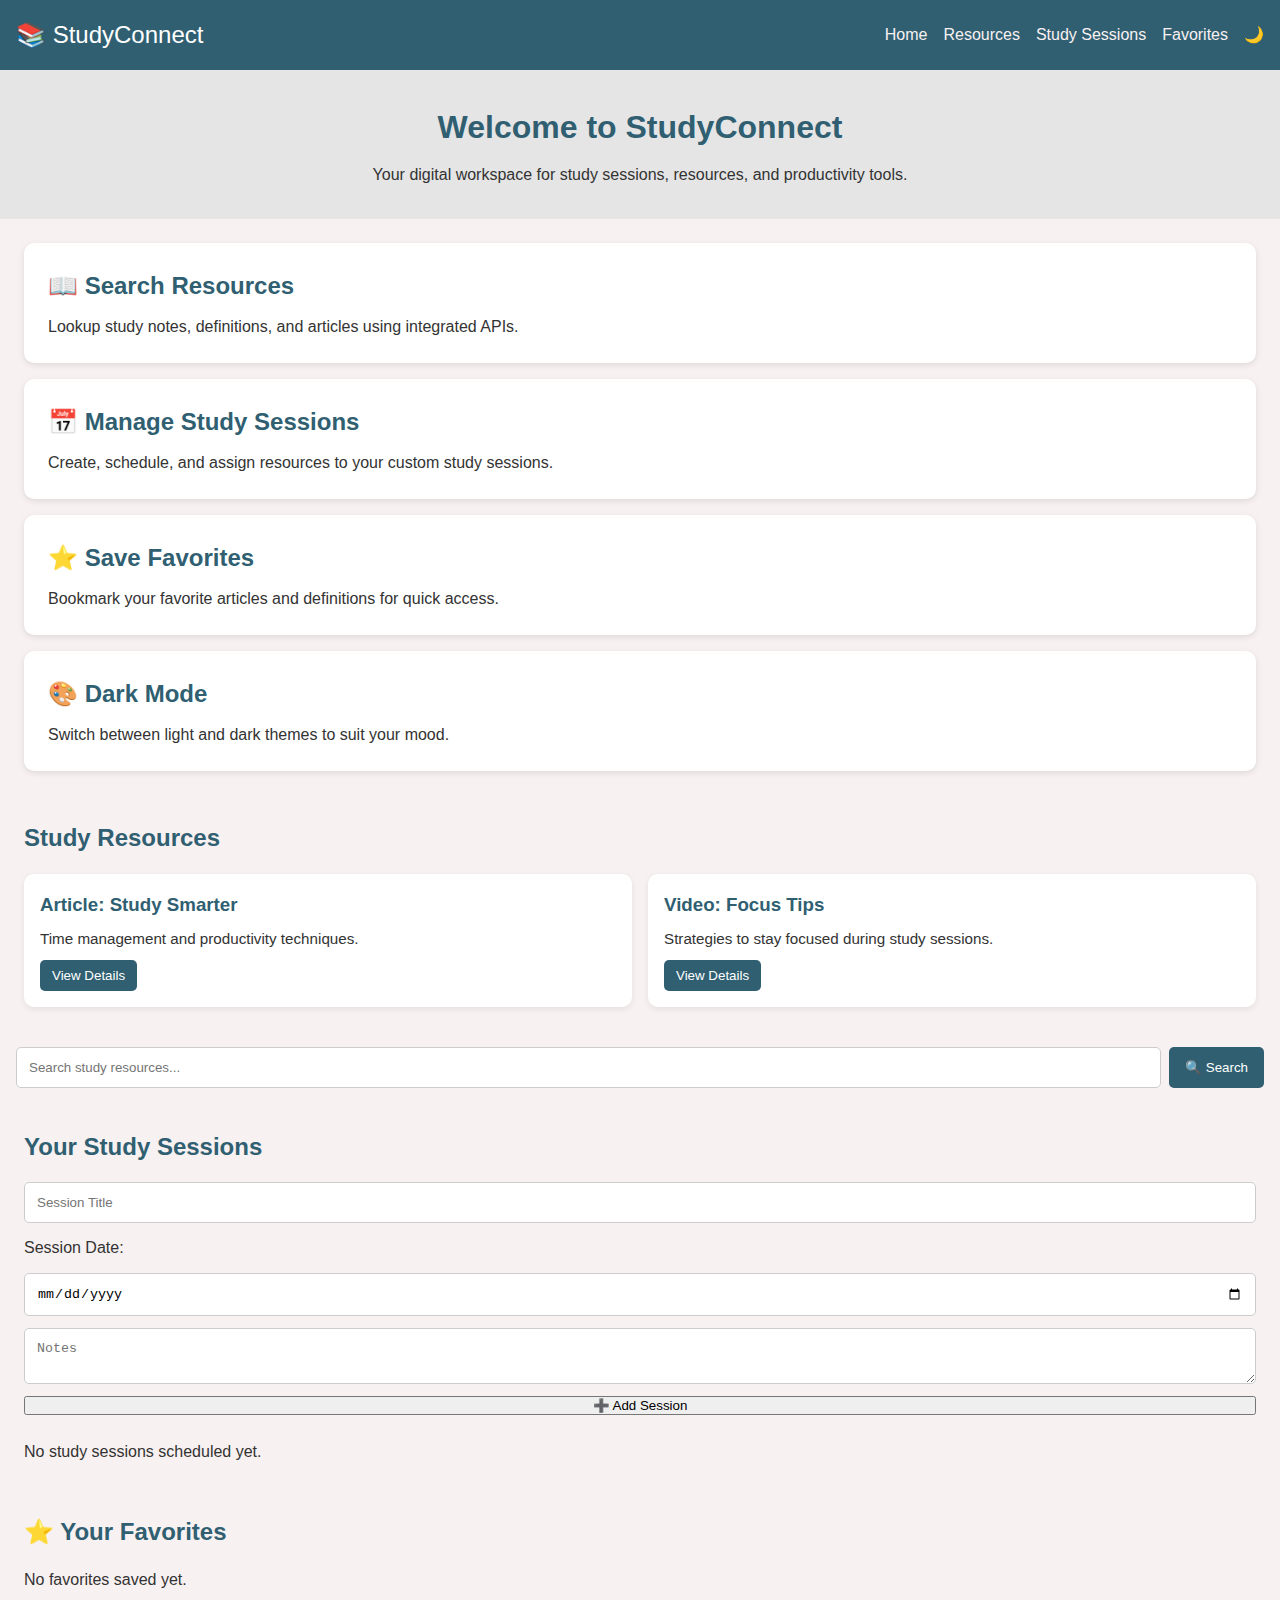
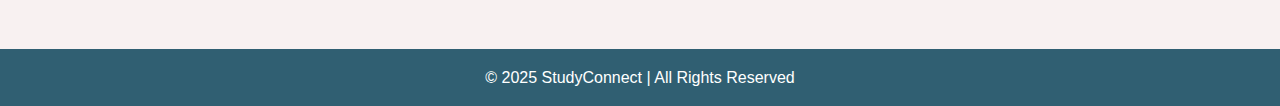
<file: index.html>
<!DOCTYPE html>
<html lang="en">
<head>
  <meta charset="UTF-8" />
  <meta name="viewport" content="width=device-width, initial-scale=1.0" />
  <title>StudyConnect | Home</title>
  <link rel="stylesheet" href="styles/styles.css" />
  <link rel="icon" type="image/png" href="images/logo.png" />
  <script type="module" src="script/app.js"></script>
</head>
<body>
  <header>
    <div class="logo">📚 StudyConnect</div>
    <nav>
      <button id="menu-toggle">☰</button>
      <ul id="main-nav">
        <li><a href="index.html">Home</a></li>
        <li><a href="resource.html">Resources</a></li>
        <li><a href="#">Study Sessions</a></li>
        <li><a href="#">Favorites</a></li>
        <li><a href="#" id="theme-toggle">🌙</a></li>
      </ul>
    </nav>
  </header>

  <main>
    <section class="hero">
      <h1>Welcome to StudyConnect</h1>
      <p>Your digital workspace for study sessions, resources, and productivity tools.</p>
    </section>

    <section class="features-grid">
      <div class="card">
        <h2>📖 Search Resources</h2>
        <p>Lookup study notes, definitions, and articles using integrated APIs.</p>
      </div>
      <div class="card">
        <h2>📅 Manage Study Sessions</h2>
        <p>Create, schedule, and assign resources to your custom study sessions.</p>
      </div>
      <div class="card">
        <h2>⭐ Save Favorites</h2>
        <p>Bookmark your favorite articles and definitions for quick access.</p>
      </div>
      <div class="card">
        <h2>🎨 Dark Mode</h2>
        <p>Switch between light and dark themes to suit your mood.</p>
      </div>
    </section>

    <section class="resources">
      <h2>Study Resources</h2>
      <div id="resourceGrid" class="resource-grid"></div>
    </section>

    <section class="search-bar">
      <input type="text" id="searchInput" placeholder="Search study resources..." />
      <button id="searchBtn">🔍 Search</button>
    </section>

    <section class="sessions">
      <h2>Your Study Sessions</h2>
      <form id="sessionForm">
        <input type="text" id="sessionTitle" placeholder="Session Title" required />
        <label for="sessionDate">Session Date:</label>
        <input type="date" id="sessionDate" title="Select the date for the session" required />
        <textarea id="sessionNotes" placeholder="Notes"></textarea>
        <button type="submit">➕ Add Session</button>
      </form>
      <div id="sessionsContainer">
        <!-- Add content here if needed -->
        <p>No sessions added yet. Start by creating one!</p>
      </div>
    </section>

    <section class="favorites">
      <h2>⭐ Your Favorites</h2>
      <div id="favoritesContainer" class="favorites-grid"></div>
    </section>
  </main>

  <!-- Modal Dialog -->
  <div id="resourceModal" class="modal">
    <div class="modal-content-wrapper">
      <span class="close-btn">×</span>
      <div id="modalContent"></div>
    </div>
  </div>

  <footer>
    <p>© 2025 StudyConnect | All Rights Reserved</p>
  </footer>
</body>
</html>
</file>
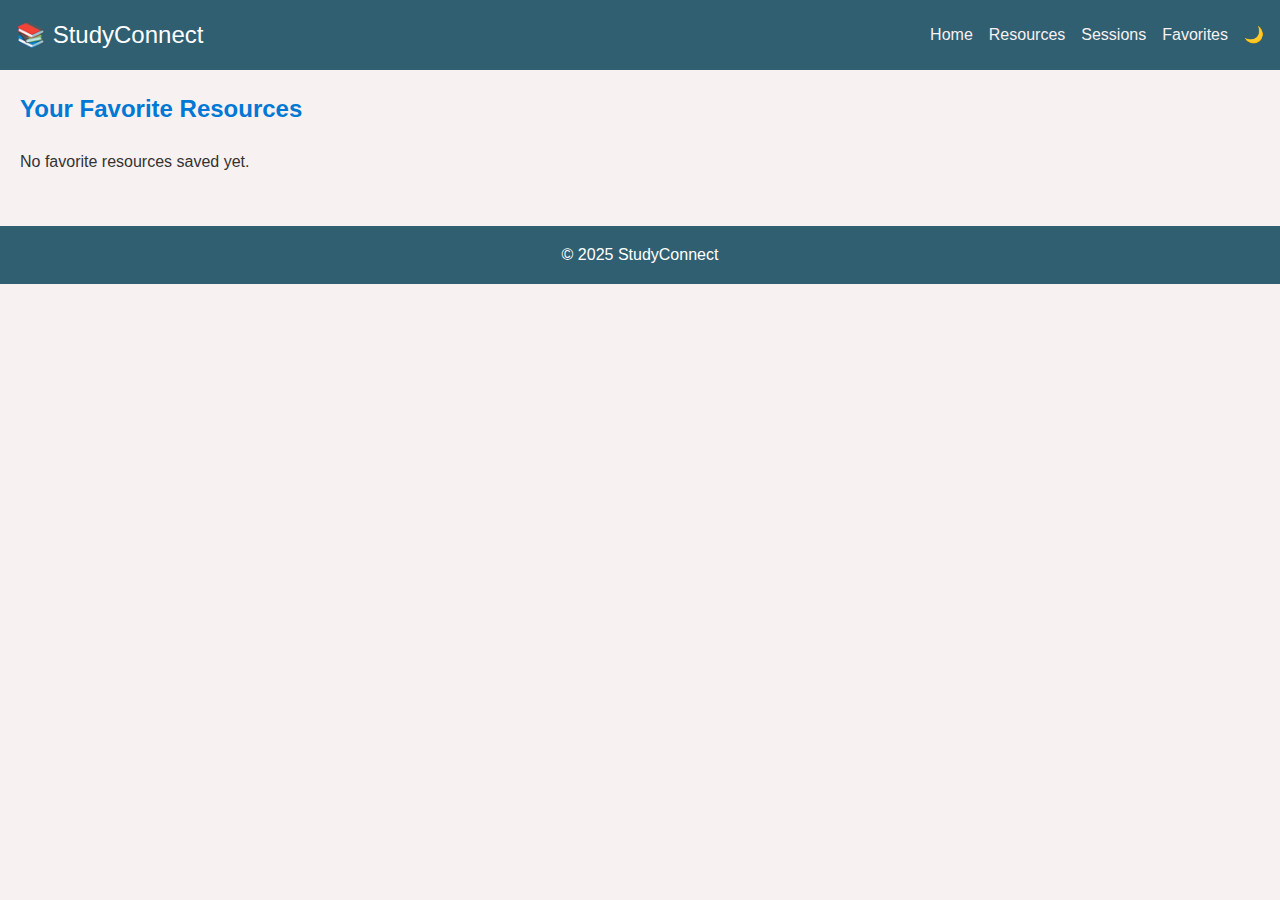
<file: favorites.html>
<!DOCTYPE html>
<html lang="en">
<head>
  <meta charset="UTF-8" />
  <meta name="viewport" content="width=device-width, initial-scale=1.0"/>
  <title>StudyConnect | Favorites</title>
  <link rel="stylesheet" href="styles/styles.css" />
  <link rel="stylesheet" href="styles/favorites.css" />
  <script type="module" src="script/favorites.js" defer></script>
</head>
<body>

<header>
  <div class="logo">📚 StudyConnect</div>
  <nav>
    <button id="menu-toggle">☰</button>
    <ul id="main-nav">
      <li><a href="index.html">Home</a></li>
      <li><a href="resource.html">Resources</a></li>
      <li><a href="sessions.html">Sessions</a></li>
      <li><a href="favorites.html" class="active">Favorites</a></li>
      <li><a href="#" id="theme-toggle">🌙</a></li>
    </ul>
  </nav>
</header>

<main>
  <section class="favorites-section">
    <h2>Your Favorite Resources</h2>
    <div id="favoritesGrid"></div>
  </section>
</main>

<footer>
  <p>© 2025 StudyConnect</p>
</footer>

</body>
</html>
</file>
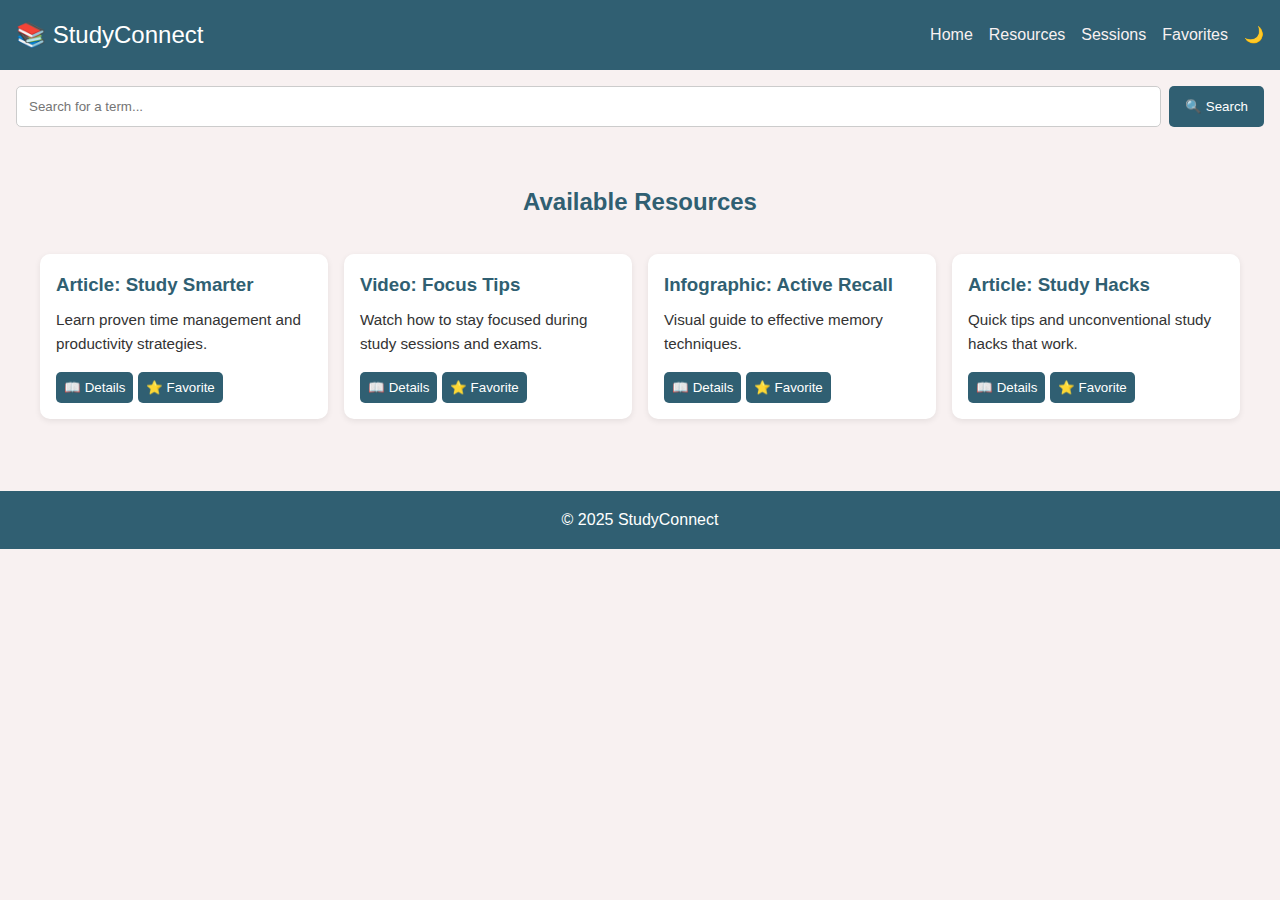
<file: resource.html>
<!DOCTYPE html>
<html lang="en">
<head>
  <meta charset="UTF-8" />
  <meta name="viewport" content="width=device-width, initial-scale=1.0"/>
  <title>StudyConnect | Resources</title>
  <link rel="stylesheet" href="styles/styles.css" />
  <link rel="stylesheet" href="styles/resource.css" />
  <script type="module" src="script/resource.js" defer></script>
</head>
<body>

<header>
  <div class="logo">📚 StudyConnect</div>
  <nav>
    <button id="menu-toggle">☰</button>
    <ul id="main-nav">
      <li><a href="index.html">Home</a></li>
      <li><a href="resource.html" class="active">Resources</a></li>
      <li><a href="sessions.html">Sessions</a></li>
      <li><a href="favorites.html">Favorites</a></li>
      <li><a href="#" id="theme-toggle">🌙</a></li>
    </ul>
  </nav>
</header>

<main>
  <section class="search-bar">
    <input type="text" id="searchInput" placeholder="Search for a term...">
    <button id="searchBtn">🔍 Search</button>
  </section>

  <section class="resources">
    <h2>Available Resources</h2>
    <div class="resource-grid" id="resourceGrid"></div>
  </section>
</main>

<div id="resourceModal" class="modal">
  <div class="modal-content-wrapper">
    <span class="close-btn">×</span>
    <div id="modalContent"></div>
  </div>
</div>

<footer>
  <p>© 2025 StudyConnect</p>
</footer>

</body>
</html>
</file>
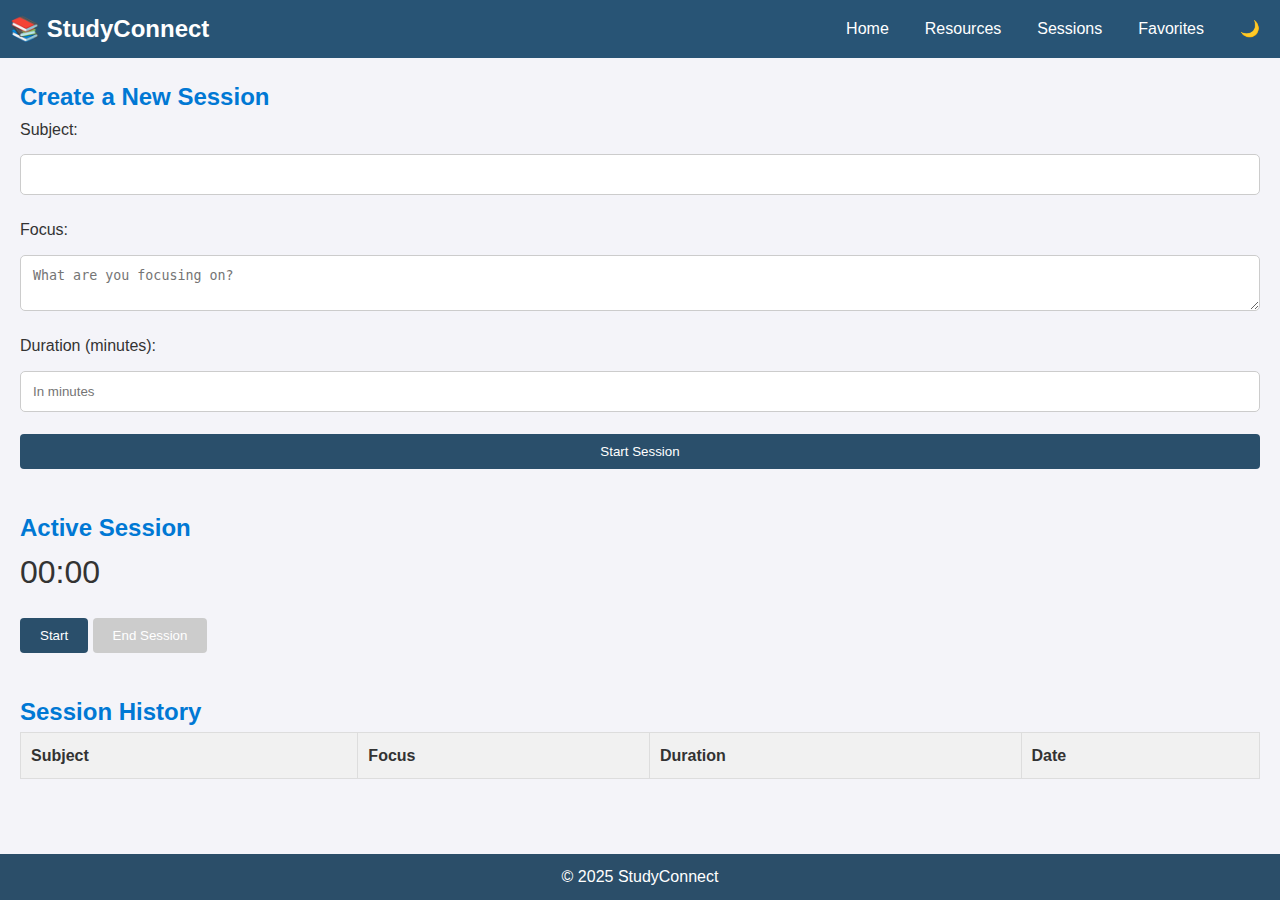
<file: sessions.html>
<!DOCTYPE html>
<html lang="en">
<head>
  <meta charset="UTF-8" />
  <meta name="viewport" content="width=device-width, initial-scale=1.0"/>
  <title>StudyConnect | Sessions</title>
  <link rel="stylesheet" href="styles/styles.css" />
  <link rel="stylesheet" href="styles/sessions.css" />
  <script type="module" src="script/sessions.js" defer></script>
</head>
<body>

<header>
  <div class="logo">📚 StudyConnect</div>
  <nav>
    <button id="menu-toggle">☰</button>
    <ul id="main-nav">
      <li><a href="index.html">Home</a></li>
      <li><a href="resource.html">Resources</a></li>
      <li><a href="sessions.html" class="active">Sessions</a></li>
      <li><a href="favorites.html">Favorites</a></li>
      <li><a href="#" id="theme-toggle">🌙</a></li>
    </ul>
  </nav>
</header>

<main>
  <!-- Session Creation Form -->
  <section class="new-session">
    <h2>Create a New Session</h2>
    <form id="sessionForm">
      <label for="subject">Subject:</label>
      <input type="text" id="subject" name="subject" required>

      <label for="focus">Focus:</label>
      <textarea id="focus" name="focus" placeholder="What are you focusing on?" required></textarea>

      <label for="duration">Duration (minutes):</label>
      <input type="number" id="duration" name="duration" min="1" placeholder="In minutes" required>

      <button type="submit">Start Session</button>
    </form>
  </section>

  <!-- Active Session Timer -->
  <section class="active-session">
    <h2>Active Session</h2>
    <div id="timerDisplay">00:00</div>
    <button id="startTimerBtn">Start</button>
    <button id="endTimerBtn" disabled>End Session</button>
  </section>

  <!-- Session History -->
  <section class="session-history">
    <h2>Session History</h2>
    <table id="sessionHistoryTable">
      <thead>
        <tr>
          <th>Subject</th>
          <th>Focus</th>
          <th>Duration</th>
          <th>Date</th>
        </tr>
      </thead>
      <tbody>
        <!-- Dynamic Session Rows will be inserted here -->
      </tbody>
    </table>
  </section>
</main>

<footer>
  <p>© 2025 StudyConnect</p>
</footer>

</body>
</html>
</file>
<file: styles/favorites.css>
.favorites-section {
    padding: 20px;
  }
  
  .favorites-section h2 {
    color: #0078d4;
    margin-bottom: 20px;
  }
  
  #favoritesGrid {
    display: grid;
    grid-template-columns: repeat(auto-fit, minmax(220px, 1fr));
    gap: 20px;
  }
  
  .favorite-card {
    background-color: #fff;
    padding: 15px;
    border-radius: 8px;
    border: 1px solid #ccc;
    text-align: left;
    box-shadow: 0 2px 4px rgba(0,0,0,0.1);
  }
  
  .favorite-card h3 {
    margin-top: 0;
    font-size: 1.1em;
  }
  
  .favorite-card p {
    margin: 10px 0;
  }
  
  .remove-btn {
    background-color: #d9534f;
    color: white;
    border: none;
    padding: 8px 14px;
    border-radius: 4px;
    cursor: pointer;
  }
  
  .remove-btn:hover {
    background-color: #c9302c;
  }
  
  /* Dark Mode */
  body.dark-mode .favorite-card {
    background-color: #2c2c2c;
    color: white;
    border-color: #444;
  }
  
  body.dark-mode .remove-btn {
    background-color: #a94442;
  }
</file>
<file: styles/resource.css>
.resources h2 {
    color: #305f72;
    margin: 1rem;
    text-align: center;
  }
  
  .resource-grid {
    display: grid;
    grid-template-columns: repeat(auto-fit, minmax(260px, 1fr));
    gap: 1rem;
    padding: 1rem;
  }
  
  .resource-card {
    background-color: #fff;
    padding: 1rem;
    border-radius: 10px;
    box-shadow: 0 2px 6px rgba(0, 0, 0, 0.08);
  }
  
  .resource-card h3 {
    color: #305f72;
    margin-bottom: 0.5rem;
  }
  
  .resource-card button {
    background-color: #305f72;
    color: #fff;
    border: none;
    padding: 0.5rem;
    border-radius: 5px;
    margin-top: 0.5rem;
    cursor: pointer;
  }
  
  body.dark-mode .resource-card {
    background-color: #1e293b;
    color: #f1f5f9;
  }
</file>
<file: styles/sessions.css>
/* General page styling */
body {
    font-family: Arial, sans-serif;
    margin: 0;
    padding: 0;
    background-color: #f4f4f9;
    color: #333;
  }
  
  /* Header */
  header {
    background-color: #285475;
    padding: 10px;
    color: white;
    display: flex;
    justify-content: space-between;
    align-items: center;
  }
  
  header .logo {
    font-size: 1.5em;
    font-weight: bold;
  }
  
  header nav ul {
    list-style-type: none;
    padding: 0;
  }
  
  header nav ul li {
    display: inline-block;
    margin: 0 10px;
  }
  
  header nav ul li a {
    color: white;
    text-decoration: none;
  }
  
  /* Main section */
  main {
    padding: 20px;
  }
  
  .new-session, .active-session, .session-history {
    margin-bottom: 40px;
  }
  
  h2 {
    color: #0078d4;
  }
  
  input[type="text"], input[type="number"], textarea {
    width: 100%;
    padding: 10px;
    margin-bottom: 10px;
    border-radius: 4px;
    border: 1px solid #ccc;
  }
  
  button {
    background-color: #2a4f6b;
    color: white;
    padding: 10px 20px;
    border: none;
    border-radius: 4px;
    cursor: pointer;
  }
  
  button:disabled {
    background-color: #ccc;
  }
  
  #timerDisplay {
    font-size: 2em;
    margin-bottom: 20px;
  }
  
  /* Table Styling */
  table {
    width: 100%;
    border-collapse: collapse;
  }
  
  table, th, td {
    border: 1px solid #ddd;
  }
  
  th, td {
    padding: 10px;
    text-align: left;
  }
  
  th {
    background-color: #f1f1f1;
  }
  
  /* Footer */
  footer {
    text-align: center;
    padding: 10px;
    background-color: #2b4e69;
    color: white;
    position: fixed;
    bottom: 0;
    width: 100%;
  }
  
  /* Dark Mode */
  body.dark-mode {
    background-color: #333;
    color: white;
  }
  
  body.dark-mode header {
    background-color: #1a1a1a;
  }
  
  body.dark-mode button {
    background-color: #555;
  }
  
  body.dark-mode table {
    background-color: #222;
  }
  
  body.dark-mode th, body.dark-mode td {
    color: white;
    border-color: #444;
  }
</file>
<file: styles/styles.css>
/* CSS Reset */
* {
    margin: 0;
    padding: 0;
    box-sizing: border-box;
  }
  
  body {
    font-family: 'Open Sans', sans-serif;
    background-color: #f8f1f1;
    color: #333;
    line-height: 1.6;
    transition: background-color 0.3s, color 0.3s;
  }
  
  header {
    background-color: #305f72;
    color: #fff;
    display: flex;
    justify-content: space-between;
    align-items: center;
    padding: 1rem;
  }
  
  .logo {
    font-family: 'Montserrat', sans-serif;
    font-size: 1.5rem;
  }
  
  nav ul {
    list-style: none;
    display: flex;
    gap: 1rem;
  }
  
  nav a {
    color: #f8f1f1;
    text-decoration: none;
    font-weight: 500;
  }
  
  #menu-toggle {
    display: none;
    background: none;
    border: none;
    color: #fff;
    font-size: 1.5rem;
  }
  
  .hero {
    text-align: center;
    padding: 2rem 1rem;
    background-color: #e5e5e5;
  }
  
  .hero h1 {
    font-family: 'Montserrat', sans-serif;
    color: #305f72;
    margin-bottom: 0.5rem;
  }
  
  .features-grid {
    display: grid;
    grid-template-columns: 1fr;
    gap: 1rem;
    padding: 1.5rem;
  }
  
  .card {
    background-color: #ffffff;
    padding: 1.5rem;
    border-radius: 10px;
    box-shadow: 0 2px 6px rgba(0, 0, 0, 0.1);
    transition: transform 0.3s ease, background-color 0.3s ease;
  }
  
  .card h2 {
    color: #305f72;
    margin-bottom: 0.5rem;
  }
  
  .card:hover {
    transform: translateY(-5px);
    background-color: #fdfdfd;
  }
  
  footer {
    background-color: #305f72;
    color: #fff;
    text-align: center;
    padding: 1rem;
    margin-top: 2rem;
  }
  
  /* Dark Mode */
  body.dark-mode {
    background-color: #1e293b;
    color: #f1f5f9;
  }
  
  body.dark-mode header,
  body.dark-mode footer {
    background-color: #111827;
  }
  
  body.dark-mode nav a {
    color: #f1f5f9;
  }
  
  body.dark-mode .hero {
    background-color: #334155;
    color: #f1f5f9;
  }
  
  body.dark-mode .card {
    background-color: #1e293b;
    color: #f1f5f9;
  }
  
  body.dark-mode .card:hover {
    background-color: #273549;
  }
  
  /* Responsive Navigation */
  @media (max-width: 768px) {
    nav ul {
      display: none;
      flex-direction: column;
      gap: 0;
      background-color: #305f72;
      position: absolute;
      top: 60px;
      right: 0;
      width: 200px;
      padding: 1rem;
    }
  
    nav ul.show {
      display: flex;
    }
  
    #menu-toggle {
      display: block;
    }
  }
  
  /* Modal Styles */
  .modal {
    display: none;
    position: fixed;
    z-index: 999;
    left: 0;
    top: 0;
    width: 100%;
    height: 100%;
    overflow: auto;
    background-color: rgba(0, 0, 0, 0.6);
  }
  
  .modal-content-wrapper {
    background-color: #fff;
    margin: 10% auto;
    padding: 1.5rem;
    border-radius: 10px;
    width: 90%;
    max-width: 500px;
    box-shadow: 0 5px 10px rgba(0, 0, 0, 0.3);
  }
  
  .close-btn {
    float: right;
    font-size: 1.5rem;
    cursor: pointer;
  }

  /* Study Sessions Section */
  .sessions {
    padding: 1.5rem;
  }

  .sessions h2 {
    color: #305f72;
    margin-bottom: 1rem;
  }

  #sessionForm {
    display: grid;
    gap: 0.75rem;
    margin-bottom: 1.5rem;
  }

  #sessionForm input, #sessionForm textarea {
    padding: 0.75rem;
    border: 1px solid #ccc;
    border-radius: 5px;
  }

  .session-card {
    background-color: #fff;
    padding: 1rem;
    margin-bottom: 1rem;
    border-radius: 8px;
    box-shadow: 0 1px 4px rgba(0, 0, 0, 0.1);
  }

  .session-card h3 {
    margin-bottom: 0.5rem;
    color: #305f72;
  }

  .delete-btn {
    background: #f76c6c;
    color: #fff;
    border: none;
    padding: 0.4rem 0.7rem;
    border-radius: 5px;
    cursor: pointer;
    margin-top: 0.5rem;
  }

  .sessions-grid {
    display: grid;
    grid-template-columns: repeat(auto-fit, minmax(260px, 1fr));
    gap: 1rem;
  }

  /* Study Resources Section */
  .resources {
    padding: 1.5rem;
  }

  .resources h2 {
    color: #305f72;
    margin-bottom: 1rem;
  }

  .resource-grid {
    display: grid;
    grid-template-columns: repeat(auto-fit, minmax(260px, 1fr));
    gap: 1rem;
  }

  .resource-card {
    background-color: #ffffff;
    padding: 1rem;
    border-radius: 10px;
    box-shadow: 0 2px 6px rgba(0, 0, 0, 0.08);
    transition: transform 0.3s ease, background-color 0.3s ease;
  }

  .resource-card h3 {
    color: #305f72;
    margin-bottom: 0.5rem;
  }

  .resource-card p {
    font-size: 0.95rem;
    margin-bottom: 0.5rem;
  }

  .resource-card button {
    background-color: #305f72;
    color: #fff;
    border: none;
    padding: 0.5rem 0.75rem;
    border-radius: 5px;
    cursor: pointer;
  }

  .resource-card button:hover {
    background-color: #25495c;
  }

  body.dark-mode .resource-card {
    background-color: #1e293b;
    color: #f1f5f9;
  }

  /* Favorites Section */
  .favorites {
    padding: 1.5rem;
  }

  .favorites h2 {
    color: #305f72;
    margin-bottom: 1rem;
  }

  .favorites-grid {
    display: grid;
    grid-template-columns: repeat(auto-fit, minmax(260px, 1fr));
    gap: 1rem;
  }

  .favorites-card {
    background-color: #ffffff;
    padding: 1rem;
    border-radius: 10px;
    box-shadow: 0 2px 6px rgba(0, 0, 0, 0.08);
    transition: transform 0.3s ease, background-color 0.3s ease;
  }

  .favorites-card h3 {
    color: #305f72;
    margin-bottom: 0.5rem;
  }

  .favorites-card p {
    font-size: 0.95rem;
    margin-bottom: 0.5rem;
  }

  .favorites-card button {
    background-color: #305f72;
    color: #fff;
    border: none;
    padding: 0.5rem 0.75rem;
    border-radius: 5px;
    cursor: pointer;
  }

  .favorites-card button:hover {
    background-color: #25495c;
  }

  body.dark-mode .favorites-card {
    background-color: #1e293b;
    color: #f1f5f9;
  }

  /* Search Bar Section */
  .search-bar {
    display: flex;
    gap: 0.5rem;
    padding: 1rem;
  }

  #searchInput {
    flex: 1;
    padding: 0.75rem;
    border: 1px solid #ccc;
    border-radius: 5px;
  }

  #searchBtn {
    background-color: #305f72;
    color: #fff;
    border: none;
    padding: 0.75rem 1rem;
    border-radius: 5px;
    cursor: pointer;
  }

  #searchBtn:hover {
    background-color: #25495c;
  }
</file>
